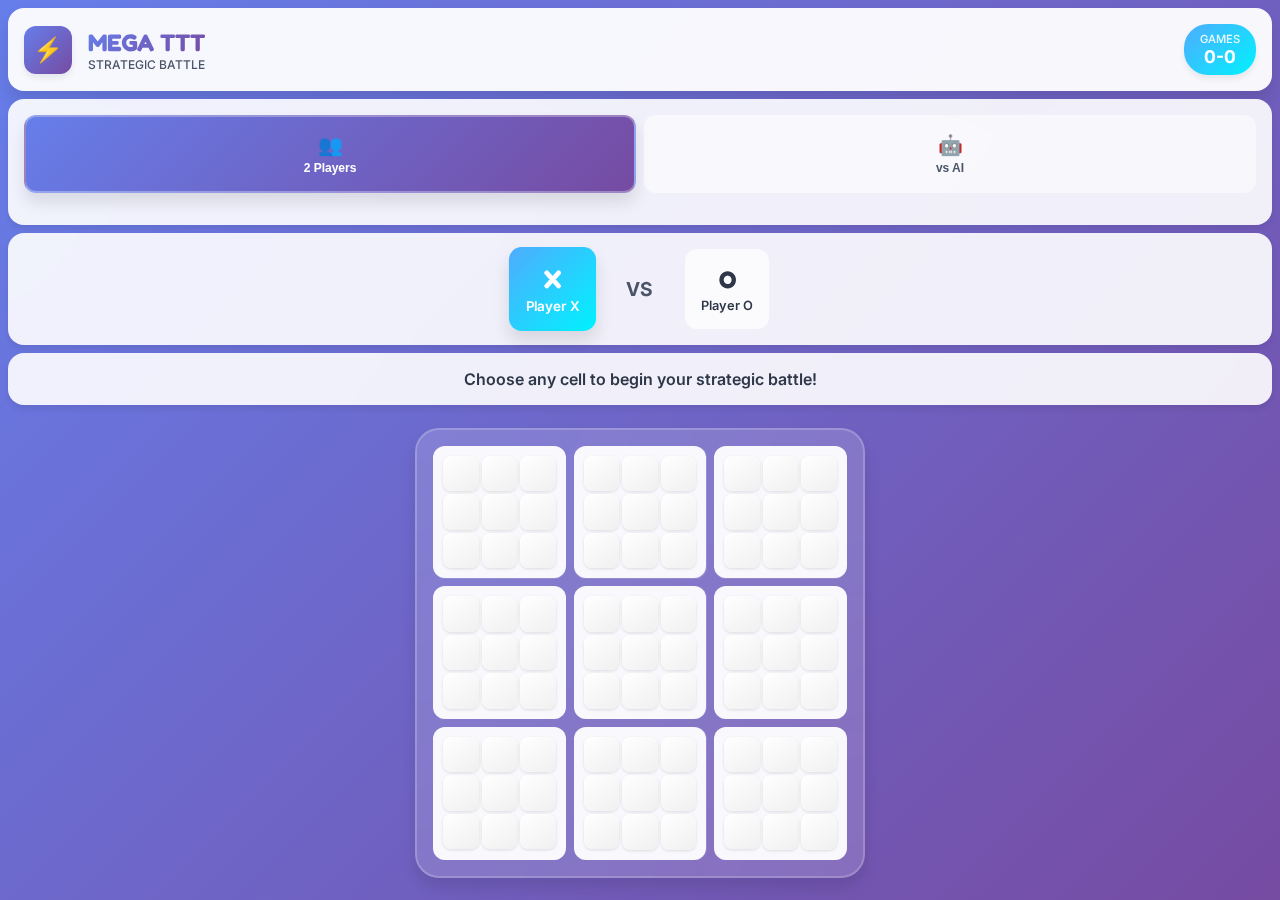
<file: index.html>
<!DOCTYPE html>
<html lang="en">
<head>
    <meta charset="UTF-8">
    <meta name="viewport" content="width=device-width, initial-scale=1.0, user-scalable=no">
    <meta name="apple-mobile-web-app-capable" content="yes">
    <meta name="apple-mobile-web-app-status-bar-style" content="black-translucent">
    <meta name="theme-color" content="#667eea">
    <title>Mega Tic-Tac-Toe • Strategic Battle</title>
    <link rel="stylesheet" href="styles.css">
    <link rel="manifest" href="manifest.json">
    <link href="https://fonts.googleapis.com/css2?family=Fredoka+One:wght@400&family=Inter:wght@400;500;600;700&display=swap" rel="stylesheet">
</head>
<body>
    <div class="app-container">
        <!-- Top Brand Header -->
        <header class="brand-header">
            <div class="logo-section">
                <div class="logo-icon">⚡</div>
                <div class="brand-text">
                    <h1 class="app-title">MEGA TTT</h1>
                    <p class="app-subtitle">Strategic Battle</p>
                </div>
            </div>
            <div class="score-badge" id="score-display">
                <span class="score-label">Games</span>
                <span class="score-value">0-0</span>
            </div>
        </header>

        <!-- Game Mode Panel -->
        <section class="mode-panel">
            <div class="mode-selector">
                <button class="mode-tab active" data-mode="human">
                    <span class="mode-icon">👥</span>
                    <span class="mode-text">2 Players</span>
                </button>
                <button class="mode-tab" data-mode="ai">
                    <span class="mode-icon">🤖</span>
                    <span class="mode-text">vs AI</span>
                </button>
            </div>
            
            <div class="ai-settings" id="ai-settings" style="display: none;">
                <div class="difficulty-selector">
                    <label class="setting-label">AI Level:</label>
                    <div class="difficulty-options">
                        <button class="diff-btn" data-difficulty="easy">Easy</button>
                        <button class="diff-btn active" data-difficulty="medium">Medium</button>
                        <button class="diff-btn" data-difficulty="hard">Hard</button>
                    </div>
                </div>
            </div>
        </section>

        <!-- Game Status Bar -->
        <section class="status-bar">
            <div class="player-indicator">
                <div class="player-avatar current" id="player-x">
                    <span class="player-symbol">X</span>
                    <span class="player-name">Player X</span>
                </div>
                <div class="vs-divider">VS</div>
                <div class="player-avatar" id="player-o">
                    <span class="player-symbol">O</span>
                    <span class="player-name">Player O</span>
                </div>
            </div>
            <div class="game-message" id="game-status">
                Choose any cell to begin your strategic battle!
            </div>
        </section>

        <!-- Main Game Board -->
        <main class="game-arena">
            <div class="board-container">
                <div class="mega-board" id="mega-board">
                    <!-- 9 mini-boards will be generated here -->
                </div>
                <div class="board-overlay" id="board-overlay" style="display: none;">
                    <div class="victory-animation">
                        <div class="victory-icon">🏆</div>
                        <div class="victory-text">Victory!</div>
                    </div>
                </div>
            </div>
        </main>

        <!-- Control Panel */
        <section class="control-panel">
            <button class="action-btn primary" id="new-game-btn">
                <span class="btn-icon">🎮</span>
                <span class="btn-text">New Game</span>
            </button>
            <button class="action-btn secondary" id="rules-btn">
                <span class="btn-icon">📋</span>
                <span class="btn-text">Rules</span>
            </button>
            <button class="action-btn tertiary" id="stats-btn">
                <span class="btn-icon">📊</span>
                <span class="btn-text">Stats</span>
            </button>
        </section>
    </div>

    <!-- Enhanced Rules Modal -->
    <div class="modal-overlay" id="rules-modal">
        <div class="modal-container">
            <div class="modal-header">
                <h2>🎯 Game Rules</h2>
                <button class="close-btn" id="close-modal">×</button>
            </div>
            <div class="modal-content">
                <div class="rule-section">
                    <h3>🎮 Objective</h3>
                    <p>Claim three mini-boards in a row on the mega-board to achieve victory!</p>
                </div>
                
                <div class="rule-section">
                    <h3>⚡ How to Play</h3>
                    <ol>
                        <li><strong>First Move:</strong> Player X can choose any of the 81 cells</li>
                        <li><strong>Directed Play:</strong> Your move determines which mini-board your opponent must play in next</li>
                        <li><strong>Free Choice:</strong> If the target mini-board is won or full, play anywhere available</li>
                        <li><strong>Mini Victory:</strong> Get three in a row within a mini-board to claim it</li>
                        <li><strong>Ultimate Victory:</strong> First to claim three mini-boards in a row wins!</li>
                    </ol>
                </div>
                
                <div class="rule-section">
                    <h3>💡 Strategy Tips</h3>
                    <ul>
                        <li>Think ahead - your move affects where opponent plays next</li>
                        <li>Control the center mini-boards for maximum flexibility</li>
                        <li>Force opponents into disadvantageous positions</li>
                        <li>Balance mini-board wins with mega-board positioning</li>
                    </ul>
                </div>
            </div>
        </div>
    </div>

    <!-- Stats Modal -->
    <div class="modal-overlay" id="stats-modal">
        <div class="modal-container">
            <div class="modal-header">
                <h2>📊 Game Statistics</h2>
                <button class="close-btn" id="close-stats-modal">×</button>
            </div>
            <div class="modal-content">
                <div class="stats-grid" id="stats-content">
                    <div class="stat-card">
                        <div class="stat-number">0</div>
                        <div class="stat-label">Games Played</div>
                    </div>
                    <div class="stat-card">
                        <div class="stat-number">0</div>
                        <div class="stat-label">Player X Wins</div>
                    </div>
                    <div class="stat-card">
                        <div class="stat-number">0</div>
                        <div class="stat-label">Player O Wins</div>
                    </div>
                    <div class="stat-card">
                        <div class="stat-number">0</div>
                        <div class="stat-label">Draws</div>
                    </div>
                </div>
                <button class="action-btn tertiary" id="reset-stats-btn">Reset Stats</button>
            </div>
        </div>
    </div>

    <script src="script.js"></script>
</body>
</html>
</file>
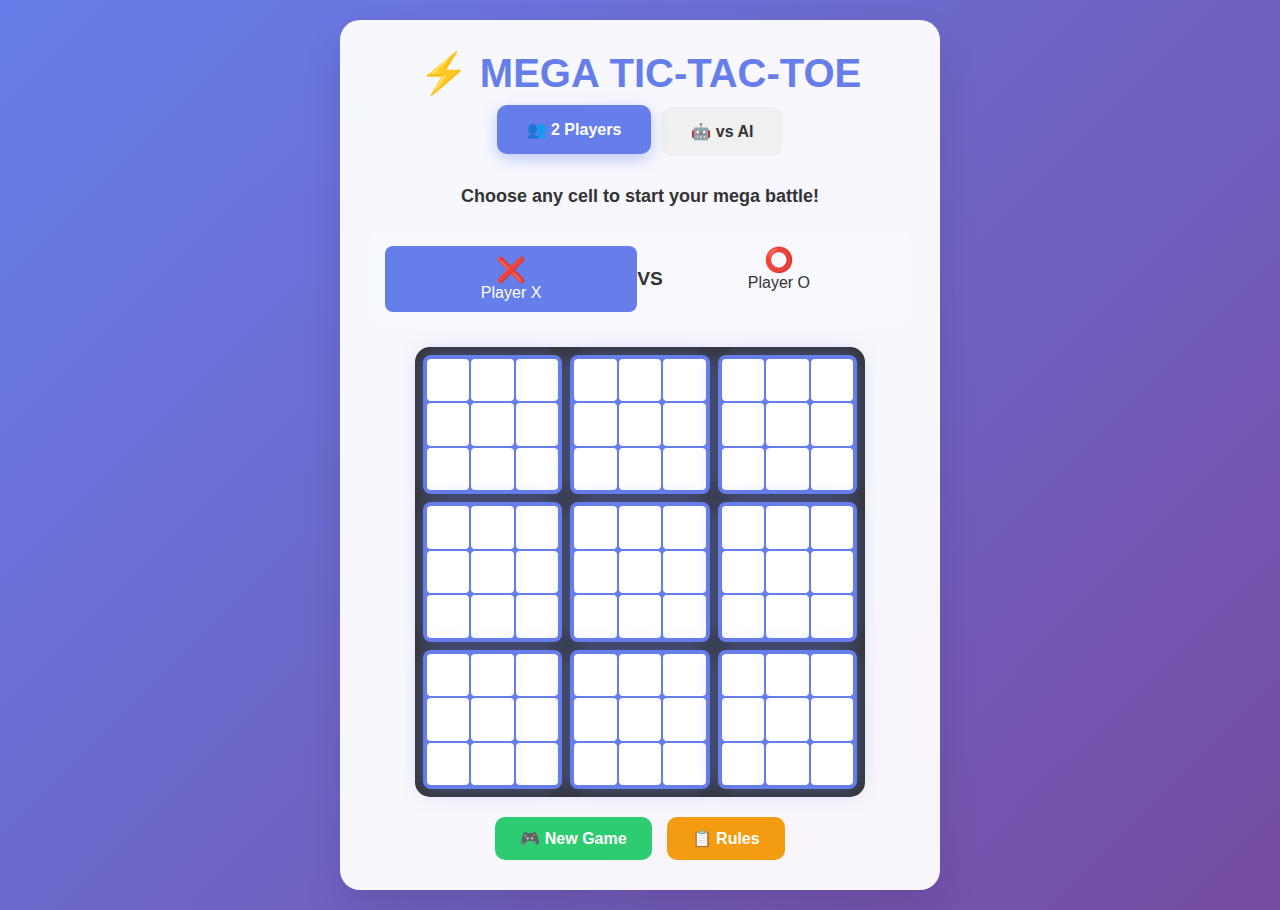
<file: index_new.html>
<!DOCTYPE html>
<html lang="en">
<head>
    <meta charset="UTF-8">
    <meta name="viewport" content="width=device-width, initial-scale=1.0">
    <title>Mega Tic-Tac-Toe</title>
    <style>
        * {
            margin: 0;
            padding: 0;
            box-sizing: border-box;
        }

        body {
            font-family: Arial, sans-serif;
            background: linear-gradient(135deg, #667eea 0%, #764ba2 100%);
            color: #333;
            min-height: 100vh;
            display: flex;
            flex-direction: column;
            align-items: center;
            padding: 20px;
        }

        .game-container {
            background: rgba(255, 255, 255, 0.95);
            border-radius: 20px;
            padding: 30px;
            box-shadow: 0 20px 40px rgba(0, 0, 0, 0.1);
            max-width: 600px;
            width: 100%;
        }

        .header {
            text-align: center;
            margin-bottom: 30px;
        }

        .title {
            font-size: 2.5em;
            color: #667eea;
            margin-bottom: 10px;
            font-weight: bold;
        }

        .mode-selector {
            display: flex;
            gap: 10px;
            margin-bottom: 20px;
            justify-content: center;
        }

        .mode-btn {
            padding: 15px 30px;
            border: none;
            border-radius: 10px;
            background: #f0f0f0;
            color: #333;
            font-size: 16px;
            font-weight: bold;
            cursor: pointer;
            transition: all 0.3s ease;
        }

        .mode-btn.active {
            background: #667eea;
            color: white;
            transform: translateY(-2px);
            box-shadow: 0 5px 15px rgba(102, 126, 234, 0.4);
        }

        .mode-btn:hover {
            transform: translateY(-1px);
            box-shadow: 0 3px 10px rgba(0, 0, 0, 0.2);
        }

        .ai-settings {
            display: none;
            text-align: center;
            margin-bottom: 20px;
            padding: 20px;
            background: #f8f9ff;
            border-radius: 10px;
        }

        .ai-settings.show {
            display: block;
            animation: slideDown 0.3s ease;
        }

        @keyframes slideDown {
            from { opacity: 0; transform: translateY(-10px); }
            to { opacity: 1; transform: translateY(0); }
        }

        .difficulty-selector {
            display: flex;
            gap: 10px;
            justify-content: center;
            margin-top: 10px;
        }

        .difficulty-btn {
            padding: 10px 20px;
            border: 2px solid #667eea;
            border-radius: 8px;
            background: white;
            color: #667eea;
            font-weight: bold;
            cursor: pointer;
            transition: all 0.2s ease;
        }

        .difficulty-btn.active {
            background: #667eea;
            color: white;
        }

        .difficulty-btn:hover {
            background: #667eea;
            color: white;
        }

        .game-status {
            text-align: center;
            margin-bottom: 20px;
            font-size: 18px;
            font-weight: bold;
            color: #333;
            min-height: 25px;
        }

        .player-info {
            display: flex;
            justify-content: space-between;
            margin-bottom: 20px;
            padding: 15px;
            background: #f8f9ff;
            border-radius: 10px;
        }

        .player {
            text-align: center;
            flex: 1;
        }

        .player.current {
            background: #667eea;
            color: white;
            border-radius: 8px;
            padding: 10px;
        }

        .mega-board {
            display: grid;
            grid-template-columns: repeat(3, 1fr);
            grid-template-rows: repeat(3, 1fr);
            gap: 8px;
            background: #333;
            padding: 8px;
            border-radius: 15px;
            margin-bottom: 20px;
            aspect-ratio: 1;
            max-width: 450px;
            margin-left: auto;
            margin-right: auto;
        }

        .mini-board {
            display: grid;
            grid-template-columns: repeat(3, 1fr);
            grid-template-rows: repeat(3, 1fr);
            gap: 2px;
            background: #666;
            padding: 4px;
            border-radius: 8px;
            position: relative;
        }

        .mini-board.active {
            background: #667eea;
            box-shadow: 0 0 20px rgba(102, 126, 234, 0.5);
        }

        .mini-board.won {
            background: #999;
        }

        .mini-board.won::after {
            content: attr(data-winner);
            position: absolute;
            top: 50%;
            left: 50%;
            transform: translate(-50%, -50%);
            font-size: 2em;
            font-weight: bold;
            color: #333;
            z-index: 10;
        }

        .cell {
            background: white;
            border: none;
            border-radius: 4px;
            font-size: 1.2em;
            font-weight: bold;
            cursor: pointer;
            transition: all 0.2s ease;
            aspect-ratio: 1;
            display: flex;
            align-items: center;
            justify-content: center;
        }

        .cell:hover:not(.disabled) {
            background: #f0f0f0;
            transform: scale(1.05);
        }

        .cell.x {
            color: #e74c3c;
            background: #ffeaea;
        }

        .cell.o {
            color: #3498db;
            background: #eaf4ff;
        }

        .cell.disabled {
            cursor: not-allowed;
            opacity: 0.6;
        }

        .controls {
            display: flex;
            gap: 15px;
            justify-content: center;
        }

        .control-btn {
            padding: 12px 25px;
            border: none;
            border-radius: 10px;
            font-size: 16px;
            font-weight: bold;
            cursor: pointer;
            transition: all 0.3s ease;
        }

        .new-game-btn {
            background: #2ecc71;
            color: white;
        }

        .new-game-btn:hover {
            background: #27ae60;
            transform: translateY(-2px);
        }

        .rules-btn {
            background: #f39c12;
            color: white;
        }

        .rules-btn:hover {
            background: #e67e22;
            transform: translateY(-2px);
        }

        /* Mobile Responsive */
        @media (max-width: 600px) {
            .game-container {
                padding: 20px;
                margin: 10px;
            }

            .title {
                font-size: 2em;
            }

            .mode-selector {
                flex-direction: column;
                align-items: center;
            }

            .difficulty-selector {
                flex-wrap: wrap;
            }

            .player-info {
                flex-direction: column;
                gap: 10px;
            }

            .controls {
                flex-direction: column;
                align-items: center;
            }
        }

        /* Modal Styles */
        .modal {
            display: none;
            position: fixed;
            top: 0;
            left: 0;
            width: 100%;
            height: 100%;
            background: rgba(0, 0, 0, 0.5);
            z-index: 1000;
            align-items: center;
            justify-content: center;
        }

        .modal-content {
            background: white;
            padding: 30px;
            border-radius: 15px;
            max-width: 500px;
            max-height: 80vh;
            overflow-y: auto;
            position: relative;
        }

        .modal-close {
            position: absolute;
            top: 15px;
            right: 20px;
            background: none;
            border: none;
            font-size: 24px;
            cursor: pointer;
            color: #999;
        }

        .modal-close:hover {
            color: #333;
        }
    </style>
</head>
<body>
    <div class="game-container">
        <div class="header">
            <h1 class="title">⚡ MEGA TIC-TAC-TOE</h1>
            
            <!-- Game Mode Selection -->
            <div class="mode-selector">
                <button class="mode-btn active" onclick="setGameMode('human')">
                    👥 2 Players
                </button>
                <button class="mode-btn" onclick="setGameMode('ai')">
                    🤖 vs AI
                </button>
            </div>

            <!-- AI Settings -->
            <div class="ai-settings" id="ai-settings">
                <h3>🎯 AI Difficulty</h3>
                <div class="difficulty-selector">
                    <button class="difficulty-btn" onclick="setDifficulty('easy')">Easy</button>
                    <button class="difficulty-btn active" onclick="setDifficulty('medium')">Medium</button>
                    <button class="difficulty-btn" onclick="setDifficulty('hard')">Hard</button>
                </div>
            </div>
        </div>

        <!-- Game Status -->
        <div class="game-status" id="game-status">
            Choose any cell to start your mega battle!
        </div>

        <!-- Player Information -->
        <div class="player-info">
            <div class="player current" id="player-x">
                <div style="font-size: 1.5em;">❌</div>
                <div id="player-x-name">Player X</div>
            </div>
            <div style="font-size: 1.2em; align-self: center; font-weight: bold;">VS</div>
            <div class="player" id="player-o">
                <div style="font-size: 1.5em;">⭕</div>
                <div id="player-o-name">Player O</div>
            </div>
        </div>

        <!-- Game Board -->
        <div class="mega-board" id="mega-board">
            <!-- Will be generated by JavaScript -->
        </div>

        <!-- Controls -->
        <div class="controls">
            <button class="control-btn new-game-btn" onclick="resetGame()">
                🎮 New Game
            </button>
            <button class="control-btn rules-btn" onclick="showRules()">
                📋 Rules
            </button>
        </div>
    </div>

    <!-- Rules Modal -->
    <div class="modal" id="rules-modal">
        <div class="modal-content">
            <button class="modal-close" onclick="hideRules()">&times;</button>
            <h2>🎯 Mega Tic-Tac-Toe Rules</h2>
            
            <h3>🎮 How to Play</h3>
            <ol>
                <li><strong>9 Mini-Boards:</strong> The game consists of 9 mini tic-tac-toe boards arranged in a 3×3 grid.</li>
                <li><strong>Strategic Movement:</strong> Your move determines which mini-board your opponent must play in next.</li>
                <li><strong>Win Mini-Boards:</strong> Get 3 in a row within a mini-board to claim it.</li>
                <li><strong>Win the Game:</strong> Get 3 mini-boards in a row to win the mega game!</li>
            </ol>

            <h3>🎯 Strategy Tips</h3>
            <ul>
                <li><strong>Control the Flow:</strong> Think about which mini-board you're sending your opponent to.</li>
                <li><strong>Multiple Threats:</strong> Try to set up multiple ways to win simultaneously.</li>
                <li><strong>Defense:</strong> Block your opponent from winning mini-boards when possible.</li>
                <li><strong>Center Control:</strong> The center mini-board is often the most valuable.</li>
            </ul>

            <h3>🤖 AI Modes</h3>
            <ul>
                <li><strong>Easy:</strong> Random moves, great for beginners</li>
                <li><strong>Medium:</strong> Strategic blocking and winning moves</li>
                <li><strong>Hard:</strong> Advanced lookahead and tactical positioning</li>
            </ul>
        </div>
    </div>

    <script>
        // Game state
        let currentPlayer = 'X';
        let gameMode = 'human'; // 'human' or 'ai'
        let aiDifficulty = 'medium';
        let gameState = 'playing';
        let activeMiniBoard = null;
        let isFirstMove = true;
        let isAiThinking = false;

        // Game boards
        let megaBoard = Array(9).fill(null);
        let miniBoards = Array(9).fill(null).map(() => Array(9).fill(null));

        // Initialize game
        function initGame() {
            createBoard();
            updateDisplay();
        }

        function createBoard() {
            const megaBoardElement = document.getElementById('mega-board');
            megaBoardElement.innerHTML = '';

            for (let boardIndex = 0; boardIndex < 9; boardIndex++) {
                const miniBoard = document.createElement('div');
                miniBoard.className = 'mini-board';
                miniBoard.dataset.boardIndex = boardIndex;

                for (let cellIndex = 0; cellIndex < 9; cellIndex++) {
                    const cell = document.createElement('button');
                    cell.className = 'cell';
                    cell.dataset.boardIndex = boardIndex;
                    cell.dataset.cellIndex = cellIndex;
                    cell.onclick = () => handleCellClick(boardIndex, cellIndex);
                    miniBoard.appendChild(cell);
                }

                megaBoardElement.appendChild(miniBoard);
            }
        }

        function setGameMode(mode) {
            gameMode = mode;
            
            // Update buttons
            document.querySelectorAll('.mode-btn').forEach(btn => {
                btn.classList.remove('active');
            });
            event.target.classList.add('active');

            // Show/hide AI settings
            const aiSettings = document.getElementById('ai-settings');
            if (mode === 'ai') {
                aiSettings.classList.add('show');
            } else {
                aiSettings.classList.remove('show');
            }

            // Update player names
            updatePlayerNames();
            
            // Reset game
            resetGame();
        }

        function setDifficulty(difficulty) {
            aiDifficulty = difficulty;
            
            // Update buttons
            document.querySelectorAll('.difficulty-btn').forEach(btn => {
                btn.classList.remove('active');
            });
            event.target.classList.add('active');
        }

        function updatePlayerNames() {
            const playerXName = document.getElementById('player-x-name');
            const playerOName = document.getElementById('player-o-name');
            
            if (gameMode === 'ai') {
                playerXName.textContent = 'You';
                playerOName.textContent = 'AI';
            } else {
                playerXName.textContent = 'Player X';
                playerOName.textContent = 'Player O';
            }
        }

        function handleCellClick(boardIndex, cellIndex) {
            if (gameState !== 'playing' || isAiThinking) return;
            
            // In AI mode, only allow human player to click
            if (gameMode === 'ai' && currentPlayer === 'O') return;

            if (!isValidMove(boardIndex, cellIndex)) return;

            makeMove(boardIndex, cellIndex);
            
            if (checkGameEnd()) return;

            switchPlayer();
            updateDisplay();

            // AI move
            if (gameMode === 'ai' && currentPlayer === 'O') {
                setTimeout(makeAiMove, 500);
            }
        }

        function isValidMove(boardIndex, cellIndex) {
            // Check if cell is occupied
            if (miniBoards[boardIndex][cellIndex] !== null) return false;
            
            // Check if mini-board is won
            if (megaBoard[boardIndex] !== null) return false;
            
            // Check if this is the correct mini-board
            if (activeMiniBoard !== null && activeMiniBoard !== boardIndex) return false;
            
            return true;
        }

        function makeMove(boardIndex, cellIndex) {
            // Update game state
            miniBoards[boardIndex][cellIndex] = currentPlayer;
            
            // Update visual
            const cell = document.querySelector(`[data-board-index="${boardIndex}"][data-cell-index="${cellIndex}"]`);
            cell.textContent = currentPlayer;
            cell.classList.add(currentPlayer.toLowerCase());
            cell.classList.add('disabled');
            
            isFirstMove = false;
        }

        function checkGameEnd() {
            // Check for mini-board win
            for (let i = 0; i < 9; i++) {
                if (megaBoard[i] === null) {
                    const winner = checkMiniboardWin(i);
                    if (winner) {
                        claimMiniBoard(i, winner);
                    }
                }
            }

            // Check for mega-board win
            const megaWinner = checkMegaboardWin();
            if (megaWinner) {
                endGame(megaWinner);
                return true;
            }

            // Check for draw
            if (checkDraw()) {
                endGame('draw');
                return true;
            }

            return false;
        }

        function checkMiniboardWin(boardIndex) {
            const board = miniBoards[boardIndex];
            const winPatterns = [
                [0, 1, 2], [3, 4, 5], [6, 7, 8], // rows
                [0, 3, 6], [1, 4, 7], [2, 5, 8], // columns
                [0, 4, 8], [2, 4, 6] // diagonals
            ];

            for (const pattern of winPatterns) {
                const [a, b, c] = pattern;
                if (board[a] && board[a] === board[b] && board[a] === board[c]) {
                    return board[a];
                }
            }
            return null;
        }

        function checkMegaboardWin() {
            const winPatterns = [
                [0, 1, 2], [3, 4, 5], [6, 7, 8], // rows
                [0, 3, 6], [1, 4, 7], [2, 5, 8], // columns
                [0, 4, 8], [2, 4, 6] // diagonals
            ];

            for (const pattern of winPatterns) {
                const [a, b, c] = pattern;
                if (megaBoard[a] && megaBoard[a] === megaBoard[b] && megaBoard[a] === megaBoard[c]) {
                    return megaBoard[a];
                }
            }
            return null;
        }

        function claimMiniBoard(boardIndex, winner) {
            megaBoard[boardIndex] = winner;
            
            const miniBoard = document.querySelector(`[data-board-index="${boardIndex}"]`);
            miniBoard.classList.add('won');
            miniBoard.dataset.winner = winner;
            
            // Disable all cells in this mini-board
            const cells = miniBoard.querySelectorAll('.cell');
            cells.forEach(cell => cell.classList.add('disabled'));
        }

        function checkDraw() {
            for (let i = 0; i < 9; i++) {
                if (megaBoard[i] === null && miniBoards[i].includes(null)) {
                    return false;
                }
            }
            return true;
        }

        function switchPlayer() {
            currentPlayer = currentPlayer === 'X' ? 'O' : 'X';
            
            // Set next active mini-board
            const lastMove = getLastMove();
            if (lastMove && megaBoard[lastMove.cellIndex] === null && miniBoards[lastMove.cellIndex].includes(null)) {
                activeMiniBoard = lastMove.cellIndex;
            } else {
                activeMiniBoard = null; // Free choice
            }
        }

        function getLastMove() {
            // Find the last move made
            for (let boardIndex = 0; boardIndex < 9; boardIndex++) {
                for (let cellIndex = 0; cellIndex < 9; cellIndex++) {
                    const cell = document.querySelector(`[data-board-index="${boardIndex}"][data-cell-index="${cellIndex}"]`);
                    if (cell.textContent && !cell.dataset.processed) {
                        cell.dataset.processed = 'true';
                        return { boardIndex, cellIndex };
                    }
                }
            }
            return null;
        }

        function updateDisplay() {
            // Update player indicators
            document.getElementById('player-x').classList.toggle('current', currentPlayer === 'X');
            document.getElementById('player-o').classList.toggle('current', currentPlayer === 'O');

            // Update active mini-boards
            document.querySelectorAll('.mini-board').forEach((board, index) => {
                board.classList.remove('active');
                if (activeMiniBoard === null) {
                    // Free choice - highlight available boards
                    if (megaBoard[index] === null && miniBoards[index].includes(null)) {
                        board.classList.add('active');
                    }
                } else if (activeMiniBoard === index) {
                    board.classList.add('active');
                }
            });

            // Update game status
            updateGameStatus();
        }

        function updateGameStatus() {
            const statusElement = document.getElementById('game-status');
            
            if (gameState === 'playing') {
                if (isAiThinking) {
                    statusElement.textContent = '🤖 AI is thinking...';
                } else if (isFirstMove) {
                    statusElement.textContent = 'Choose any cell to start your mega battle!';
                } else if (activeMiniBoard !== null) {
                    if (gameMode === 'ai') {
                        statusElement.textContent = currentPlayer === 'X' 
                            ? `🎯 Your turn - Play in mini-board ${activeMiniBoard + 1}`
                            : `🤖 AI's turn - Playing in mini-board ${activeMiniBoard + 1}`;
                    } else {
                        statusElement.textContent = `🎮 Player ${currentPlayer} must play in mini-board ${activeMiniBoard + 1}`;
                    }
                } else {
                    if (gameMode === 'ai') {
                        statusElement.textContent = currentPlayer === 'X' 
                            ? '🎯 Your turn - Free choice!'
                            : '🤖 AI\'s turn - Free choice!';
                    } else {
                        statusElement.textContent = `🎮 Player ${currentPlayer}'s turn - Free choice!`;
                    }
                }
            } else if (gameState === 'won') {
                if (gameMode === 'ai') {
                    statusElement.textContent = megaBoard.winner === 'X' 
                        ? '🎉 You win! Amazing!' 
                        : '🤖 AI wins! Try again!';
                } else {
                    statusElement.textContent = `🎉 Player ${megaBoard.winner} wins the mega game!`;
                }
            } else if (gameState === 'draw') {
                statusElement.textContent = '🤝 Game ended in a draw!';
            }
        }

        function endGame(result) {
            gameState = result === 'draw' ? 'draw' : 'won';
            megaBoard.winner = result === 'draw' ? null : result;
            
            // Disable all cells
            document.querySelectorAll('.cell').forEach(cell => {
                cell.classList.add('disabled');
            });

            // Remove active states
            document.querySelectorAll('.mini-board').forEach(board => {
                board.classList.remove('active');
            });

            updateGameStatus();

            // Show result
            setTimeout(() => {
                if (result === 'draw') {
                    alert('🤝 Game ended in a draw! Well played!');
                } else if (gameMode === 'ai') {
                    if (result === 'X') {
                        alert('🎉 Congratulations! You beat the AI! 🎉');
                    } else {
                        alert('🤖 AI wins this round! Try again?');
                    }
                } else {
                    alert(`🎉 Congratulations Player ${result}! You won! 🎉`);
                }
            }, 500);
        }

        function makeAiMove() {
            if (gameState !== 'playing' || currentPlayer !== 'O') return;

            isAiThinking = true;
            updateGameStatus();

            setTimeout(() => {
                const move = calculateAiMove();
                if (move) {
                    makeMove(move.boardIndex, move.cellIndex);
                    if (!checkGameEnd()) {
                        switchPlayer();
                        updateDisplay();
                    }
                }
                isAiThinking = false;
                updateGameStatus();
            }, 800);
        }

        function calculateAiMove() {
            const validMoves = getValidMoves();
            if (validMoves.length === 0) return null;

            switch (aiDifficulty) {
                case 'easy':
                    return validMoves[Math.floor(Math.random() * validMoves.length)];
                case 'medium':
                    return getMediumMove(validMoves);
                case 'hard':
                    return getHardMove(validMoves);
                default:
                    return validMoves[Math.floor(Math.random() * validMoves.length)];
            }
        }

        function getValidMoves() {
            const moves = [];
            for (let boardIndex = 0; boardIndex < 9; boardIndex++) {
                if (megaBoard[boardIndex] !== null) continue;
                if (activeMiniBoard !== null && activeMiniBoard !== boardIndex) continue;

                for (let cellIndex = 0; cellIndex < 9; cellIndex++) {
                    if (miniBoards[boardIndex][cellIndex] === null) {
                        moves.push({ boardIndex, cellIndex });
                    }
                }
            }
            return moves;
        }

        function getMediumMove(validMoves) {
            // Try to win a mini-board
            const winMove = findWinningMove(validMoves, 'O');
            if (winMove) return winMove;

            // Block human from winning
            const blockMove = findWinningMove(validMoves, 'X');
            if (blockMove) return blockMove;

            // Random move
            return validMoves[Math.floor(Math.random() * validMoves.length)];
        }

        function getHardMove(validMoves) {
            // Try to win the mega game
            const megaWin = findMegaWinningMove(validMoves);
            if (megaWin) return megaWin;

            // Block human from winning mega game
            const megaBlock = findMegaBlockingMove(validMoves);
            if (megaBlock) return megaBlock;

            // Try to win a mini-board
            const winMove = findWinningMove(validMoves, 'O');
            if (winMove) return winMove;

            // Block human from winning
            const blockMove = findWinningMove(validMoves, 'X');
            if (blockMove) return blockMove;

            // Strategic move (center preference)
            const strategicMove = getStrategicMove(validMoves);
            if (strategicMove) return strategicMove;

            // Random move
            return validMoves[Math.floor(Math.random() * validMoves.length)];
        }

        function findWinningMove(validMoves, player) {
            for (const move of validMoves) {
                // Simulate move
                miniBoards[move.boardIndex][move.cellIndex] = player;
                const isWin = checkMiniboardWin(move.boardIndex) === player;
                // Undo move
                miniBoards[move.boardIndex][move.cellIndex] = null;
                
                if (isWin) return move;
            }
            return null;
        }

        function findMegaWinningMove(validMoves) {
            for (const move of validMoves) {
                // Simulate winning the mini-board
                const originalWinner = megaBoard[move.boardIndex];
                megaBoard[move.boardIndex] = 'O';
                const isWin = checkMegaboardWin() === 'O';
                megaBoard[move.boardIndex] = originalWinner;
                
                if (isWin) {
                    // Check if this move actually wins the mini-board
                    miniBoards[move.boardIndex][move.cellIndex] = 'O';
                    const winsBoard = checkMiniboardWin(move.boardIndex) === 'O';
                    miniBoards[move.boardIndex][move.cellIndex] = null;
                    
                    if (winsBoard) return move;
                }
            }
            return null;
        }

        function findMegaBlockingMove(validMoves) {
            for (const move of validMoves) {
                // Simulate human winning the mini-board
                const originalWinner = megaBoard[move.boardIndex];
                megaBoard[move.boardIndex] = 'X';
                const humanWins = checkMegaboardWin() === 'X';
                megaBoard[move.boardIndex] = originalWinner;
                
                if (humanWins) {
                    // Check if human could actually win this mini-board
                    const humanCanWin = findWinningMove([move], 'X');
                    if (humanCanWin) return move;
                }
            }
            return null;
        }

        function getStrategicMove(validMoves) {
            // Prefer center cells and corners
            const priorities = [4, 0, 2, 6, 8, 1, 3, 5, 7];
            
            for (const cellIndex of priorities) {
                const strategicMoves = validMoves.filter(move => move.cellIndex === cellIndex);
                if (strategicMoves.length > 0) {
                    return strategicMoves[Math.floor(Math.random() * strategicMoves.length)];
                }
            }
            return null;
        }

        function resetGame() {
            currentPlayer = 'X';
            gameState = 'playing';
            activeMiniBoard = null;
            isFirstMove = true;
            isAiThinking = false;
            
            megaBoard = Array(9).fill(null);
            miniBoards = Array(9).fill(null).map(() => Array(9).fill(null));
            
            createBoard();
            updateDisplay();
        }

        function showRules() {
            document.getElementById('rules-modal').style.display = 'flex';
        }

        function hideRules() {
            document.getElementById('rules-modal').style.display = 'none';
        }

        // Close modal on outside click
        document.getElementById('rules-modal').addEventListener('click', function(e) {
            if (e.target === this) {
                hideRules();
            }
        });

        // Initialize game when page loads
        window.addEventListener('load', initGame);
    </script>
</body>
</html>
</file>
<file: styles.css>
/* Import Google Fonts */
@import url('https://fonts.googleapis.com/css2?family=Fredoka+One:wght@400&family=Inter:wght@400;500;600;700&display=swap');

/* Reset and Base Styles */
* {
    margin: 0;
    padding: 0;
    box-sizing: border-box;
}

:root {
    --vh: 1vh;
    --primary-gradient: linear-gradient(135deg, #667eea 0%, #764ba2 100%);
    --secondary-gradient: linear-gradient(135deg, #f093fb 0%, #f5576c 100%);
    --success-gradient: linear-gradient(135deg, #4facfe 0%, #00f2fe 100%);
    --warning-gradient: linear-gradient(135deg, #ffecd2 0%, #fcb69f 100%);
    --primary-color: #667eea;
    --text-primary: #2d3748;
    --text-secondary: #4a5568;
    --text-white: #ffffff;
    --bg-primary: #ffffff;
    --shadow-sm: 0 1px 3px rgba(0, 0, 0, 0.12);
    --shadow-md: 0 4px 6px rgba(0, 0, 0, 0.07);
    --shadow-lg: 0 10px 15px rgba(0, 0, 0, 0.1);
    --border-radius-sm: 8px;
    --border-radius-md: 12px;
    --border-radius-lg: 16px;
    --border-radius-xl: 24px;
    --spacing-xs: 4px;
    --spacing-sm: 8px;
    --spacing-md: 16px;
    --spacing-lg: 24px;
    --spacing-xl: 32px;
}

body {
    font-family: 'Inter', -apple-system, BlinkMacSystemFont, 'Segoe UI', Roboto, sans-serif;
    background: var(--primary-gradient);
    color: var(--text-primary);
    min-height: 100vh;
    overflow-x: hidden;
    touch-action: manipulation;
    user-select: none;
}

.app-container {
    display: flex;
    flex-direction: column;
    min-height: 100vh;
    max-width: 100vw;
    padding: var(--spacing-sm);
    gap: var(--spacing-sm);
}

/* Brand Header */
.brand-header {
    display: flex;
    justify-content: space-between;
    align-items: center;
    background: rgba(255, 255, 255, 0.95);
    backdrop-filter: blur(20px);
    border-radius: var(--border-radius-lg);
    padding: var(--spacing-md);
    box-shadow: var(--shadow-lg);
}

.logo-section {
    display: flex;
    align-items: center;
    gap: var(--spacing-md);
}

.logo-icon {
    width: 48px;
    height: 48px;
    background: var(--primary-gradient);
    border-radius: var(--border-radius-md);
    display: flex;
    align-items: center;
    justify-content: center;
    font-size: 24px;
    box-shadow: var(--shadow-md);
}

.app-title {
    font-family: 'Fredoka One', cursive;
    font-size: 1.5em;
    background: var(--primary-gradient);
    -webkit-background-clip: text;
    -webkit-text-fill-color: transparent;
    background-clip: text;
    margin: 0;
}

.app-subtitle {
    font-size: 0.75em;
    color: var(--text-secondary);
    font-weight: 500;
    margin: 0;
    text-transform: uppercase;
}

.score-badge {
    background: var(--success-gradient);
    color: var(--text-white);
    padding: var(--spacing-sm) var(--spacing-md);
    border-radius: var(--border-radius-xl);
    display: flex;
    flex-direction: column;
    align-items: center;
    min-width: 60px;
    box-shadow: var(--shadow-md);
}

.score-label {
    font-size: 0.7em;
    font-weight: 500;
    opacity: 0.9;
    text-transform: uppercase;
}

.score-value {
    font-size: 1.1em;
    font-weight: 700;
}

/* Mode Panel */
.mode-panel {
    background: rgba(255, 255, 255, 0.9);
    backdrop-filter: blur(15px);
    border-radius: var(--border-radius-lg);
    padding: var(--spacing-md);
    box-shadow: var(--shadow-md);
}

.mode-selector {
    display: grid;
    grid-template-columns: 1fr 1fr;
    gap: var(--spacing-sm);
    margin-bottom: var(--spacing-md);
}

.mode-tab {
    display: flex;
    flex-direction: column;
    align-items: center;
    gap: var(--spacing-xs);
    padding: var(--spacing-md);
    border: 2px solid transparent;
    border-radius: var(--border-radius-md);
    background: rgba(255, 255, 255, 0.5);
    cursor: pointer;
    transition: all 0.3s ease;
    font-weight: 600;
    color: var(--text-secondary);
}

.mode-tab:hover {
    transform: translateY(-2px);
    box-shadow: var(--shadow-lg);
}

.mode-tab.active {
    background: var(--primary-gradient);
    color: var(--text-white);
    border-color: rgba(255, 255, 255, 0.3);
    box-shadow: var(--shadow-lg);
}

.mode-icon {
    font-size: 1.5em;
}

.mode-text {
    font-size: 0.9em;
    font-weight: 600;
}

/* AI Settings */
.ai-settings {
    animation: slideDown 0.3s ease-out;
}

@keyframes slideDown {
    from {
        opacity: 0;
        transform: translateY(-10px);
    }
    to {
        opacity: 1;
        transform: translateY(0);
    }
}

.difficulty-selector {
    display: flex;
    flex-direction: column;
    gap: var(--spacing-sm);
}

.setting-label {
    font-weight: 600;
    color: var(--text-primary);
    font-size: 0.9em;
}

.difficulty-options {
    display: grid;
    grid-template-columns: repeat(3, 1fr);
    gap: var(--spacing-xs);
}

.diff-btn {
    padding: var(--spacing-sm) var(--spacing-md);
    border: 2px solid var(--primary-color);
    border-radius: var(--border-radius-sm);
    background: transparent;
    color: var(--primary-color);
    font-weight: 600;
    font-size: 0.8em;
    cursor: pointer;
    transition: all 0.2s ease;
}

.diff-btn:hover {
    background: rgba(102, 126, 234, 0.1);
}

.diff-btn.active {
    background: var(--primary-color);
    color: var(--text-white);
}

/* Status Bar */
.status-bar {
    display: flex;
    flex-direction: column;
    gap: var(--spacing-sm);
}

.player-indicator {
    display: flex;
    align-items: center;
    justify-content: center;
    gap: var(--spacing-md);
    background: rgba(255, 255, 255, 0.9);
    backdrop-filter: blur(15px);
    border-radius: var(--border-radius-lg);
    padding: var(--spacing-md);
    box-shadow: var(--shadow-md);
}

.player-avatar {
    display: flex;
    flex-direction: column;
    align-items: center;
    gap: var(--spacing-xs);
    padding: var(--spacing-md);
    border-radius: var(--border-radius-md);
    background: rgba(255, 255, 255, 0.7);
    transition: all 0.3s ease;
    min-width: 80px;
}

.player-avatar.current {
    background: var(--success-gradient);
    color: var(--text-white);
    transform: scale(1.05);
    box-shadow: var(--shadow-lg);
}

.player-symbol {
    font-size: 1.5em;
    font-weight: 700;
    font-family: 'Fredoka One', cursive;
}

.player-name {
    font-size: 0.8em;
    font-weight: 600;
    text-align: center;
}

.vs-divider {
    font-weight: 700;
    color: var(--text-secondary);
    font-size: 1.2em;
    padding: 0 var(--spacing-md);
}

.game-message {
    text-align: center;
    background: rgba(255, 255, 255, 0.9);
    backdrop-filter: blur(15px);
    border-radius: var(--border-radius-lg);
    padding: var(--spacing-md);
    font-weight: 600;
    color: var(--text-primary);
    box-shadow: var(--shadow-md);
}

/* Game Arena */
.game-arena {
    flex: 1;
    display: flex;
    justify-content: center;
    align-items: center;
    padding: var(--spacing-sm) 0;
}

.board-container {
    position: relative;
    display: flex;
    justify-content: center;
    align-items: center;
}

.mega-board {
    display: grid;
    grid-template-columns: repeat(3, 1fr);
    grid-template-rows: repeat(3, 1fr);
    gap: clamp(3px, 1vw, 8px);
    background: rgba(255, 255, 255, 0.15);
    backdrop-filter: blur(20px);
    padding: clamp(8px, 2vw, 16px);
    border-radius: var(--border-radius-xl);
    box-shadow: var(--shadow-lg);
    border: 2px solid rgba(255, 255, 255, 0.2);
    width: min(92vw, calc(100vh - 280px), 450px);
    height: min(92vw, calc(100vh - 280px), 450px);
}

.mini-board {
    display: grid;
    grid-template-columns: repeat(3, 1fr);
    grid-template-rows: repeat(3, 1fr);
    gap: clamp(1px, 0.3vw, 3px);
    background: rgba(255, 255, 255, 0.95);
    backdrop-filter: blur(10px);
    border-radius: clamp(6px, 1.5vw, 12px);
    padding: clamp(4px, 1vw, 8px);
    position: relative;
    transition: all 0.4s ease;
    border: 2px solid transparent;
    overflow: hidden;
}

.mini-board.active {
    border-color: var(--primary-color);
    background: rgba(102, 126, 234, 0.1);
    transform: scale(1.02);
    box-shadow: 0 0 25px rgba(102, 126, 234, 0.4);
}

.mini-board.won {
    opacity: 0.8;
    background: rgba(255, 255, 255, 0.7);
}

.mini-board.won::after {
    content: attr(data-winner);
    position: absolute;
    top: 50%;
    left: 50%;
    transform: translate(-50%, -50%);
    font-size: clamp(1.8em, 5vw, 3.5em);
    font-weight: 700;
    font-family: 'Fredoka One', cursive;
    color: var(--primary-color);
    z-index: 10;
    text-shadow: 2px 2px 4px rgba(0, 0, 0, 0.1);
}

.cell {
    background: linear-gradient(145deg, #ffffff, #f0f0f0);
    border: none;
    border-radius: clamp(4px, 1vw, 8px);
    font-size: clamp(0.8em, 2.5vw, 1.4em);
    font-weight: 700;
    font-family: 'Fredoka One', cursive;
    color: var(--text-primary);
    cursor: pointer;
    transition: all 0.3s ease;
    display: flex;
    align-items: center;
    justify-content: center;
    aspect-ratio: 1;
    min-height: clamp(18px, 5vw, 32px);
    min-width: clamp(18px, 5vw, 32px);
    box-shadow: var(--shadow-sm);
}

.cell:hover {
    background: linear-gradient(145deg, #f8f9ff, #e6f0ff);
    transform: scale(1.05);
    box-shadow: var(--shadow-lg);
}

.cell:active {
    transform: scale(0.98);
}

.cell.disabled {
    pointer-events: none;
    opacity: 0.6;
}

.cell.x {
    color: #ff6b6b;
    background: linear-gradient(145deg, #ffebee, #fce4ec);
}

.cell.o {
    color: #4facfe;
    background: linear-gradient(145deg, #e3f2fd, #e1f5fe);
}

/* Control Panel */
.control-panel {
    display: grid;
    grid-template-columns: repeat(3, 1fr);
    gap: var(--spacing-sm);
    padding: var(--spacing-sm) 0;
}

.action-btn {
    display: flex;
    flex-direction: column;
    align-items: center;
    gap: var(--spacing-xs);
    padding: var(--spacing-md);
    border: none;
    border-radius: var(--border-radius-lg);
    font-weight: 600;
    cursor: pointer;
    transition: all 0.3s ease;
    box-shadow: var(--shadow-md);
    backdrop-filter: blur(15px);
    border: 1px solid rgba(255, 255, 255, 0.2);
}

.action-btn:hover {
    transform: translateY(-3px);
    box-shadow: var(--shadow-lg);
}

.action-btn.primary {
    background: var(--primary-gradient);
    color: var(--text-white);
}

.action-btn.secondary {
    background: var(--secondary-gradient);
    color: var(--text-white);
}

.action-btn.tertiary {
    background: var(--warning-gradient);
    color: var(--text-primary);
}

.btn-icon {
    font-size: 1.2em;
}

.btn-text {
    font-size: 0.8em;
    font-weight: 600;
}

/* Modal Styles */
.modal-overlay {
    display: none;
    position: fixed;
    top: 0;
    left: 0;
    width: 100%;
    height: 100%;
    background: rgba(45, 55, 72, 0.4);
    backdrop-filter: blur(10px);
    z-index: 1000;
    align-items: center;
    justify-content: center;
    padding: var(--spacing-lg);
}

.modal-container {
    background: var(--bg-primary);
    border-radius: var(--border-radius-xl);
    box-shadow: var(--shadow-lg);
    width: 100%;
    max-width: 500px;
    max-height: 80vh;
    overflow: hidden;
}

.modal-header {
    background: var(--primary-gradient);
    color: var(--text-white);
    padding: var(--spacing-lg);
    display: flex;
    justify-content: space-between;
    align-items: center;
}

.modal-header h2 {
    font-size: 1.3em;
    font-weight: 700;
    margin: 0;
}

.close-btn {
    background: none;
    border: none;
    color: var(--text-white);
    font-size: 1.5em;
    cursor: pointer;
    padding: var(--spacing-xs);
    border-radius: var(--border-radius-sm);
    transition: all 0.2s ease;
}

.close-btn:hover {
    background: rgba(255, 255, 255, 0.2);
}

.modal-content {
    padding: var(--spacing-lg);
    overflow-y: auto;
    max-height: calc(80vh - 80px);
}

.rule-section {
    margin-bottom: var(--spacing-lg);
}

.rule-section h3 {
    color: var(--primary-color);
    margin-bottom: var(--spacing-sm);
    font-size: 1.1em;
    font-weight: 600;
}

.rule-section p,
.rule-section li {
    line-height: 1.6;
    color: var(--text-secondary);
    margin-bottom: var(--spacing-xs);
}

.rule-section ol,
.rule-section ul {
    padding-left: var(--spacing-lg);
}

.rule-section strong {
    color: var(--primary-color);
    font-weight: 600;
}

/* Stats Styles */
.stats-grid {
    display: grid;
    grid-template-columns: repeat(2, 1fr);
    gap: var(--spacing-md);
    margin-bottom: var(--spacing-lg);
}

.stat-card {
    background: var(--success-gradient);
    color: var(--text-white);
    padding: var(--spacing-lg);
    border-radius: var(--border-radius-lg);
    text-align: center;
    box-shadow: var(--shadow-md);
}

.stat-number {
    font-size: 2em;
    font-weight: 700;
    font-family: 'Fredoka One', cursive;
}

.stat-label {
    font-size: 0.8em;
    opacity: 0.9;
    font-weight: 500;
    text-transform: uppercase;
    letter-spacing: 0.5px;
}

/* Responsive Design */
@media (max-width: 480px) {
    .app-container {
        padding: var(--spacing-xs);
        gap: var(--spacing-xs);
    }
    
    .brand-header {
        padding: var(--spacing-sm);
    }
    
    .logo-icon {
        width: 40px;
        height: 40px;
        font-size: 20px;
    }
    
    .app-title {
        font-size: 1.2em;
    }
    
    .mode-selector {
        grid-template-columns: 1fr;
    }
    
    .player-indicator {
        flex-direction: column;
        gap: var(--spacing-sm);
    }
    
    .vs-divider {
        transform: rotate(90deg);
        padding: var(--spacing-sm) 0;
    }
    
    .control-panel {
        grid-template-columns: 1fr;
        gap: var(--spacing-sm);
    }
    
    .stats-grid {
        grid-template-columns: 1fr;
    }
}

@media (orientation: landscape) and (max-height: 600px) {
    .app-container {
        gap: var(--spacing-xs);
    }
    
    .player-indicator {
        flex-direction: row;
        padding: var(--spacing-sm);
    }
    
    .vs-divider {
        transform: none;
        padding: 0 var(--spacing-md);
    }
    
    .mega-board {
        width: min(85vw, calc(100vh - 200px));
        height: min(85vw, calc(100vh - 200px));
    }
    
    .control-panel {
        grid-template-columns: repeat(3, 1fr);
    }
}

/* Utility Classes */
.hidden {
    display: none !important;
}

.visible {
    display: flex !important;
}
</file>
